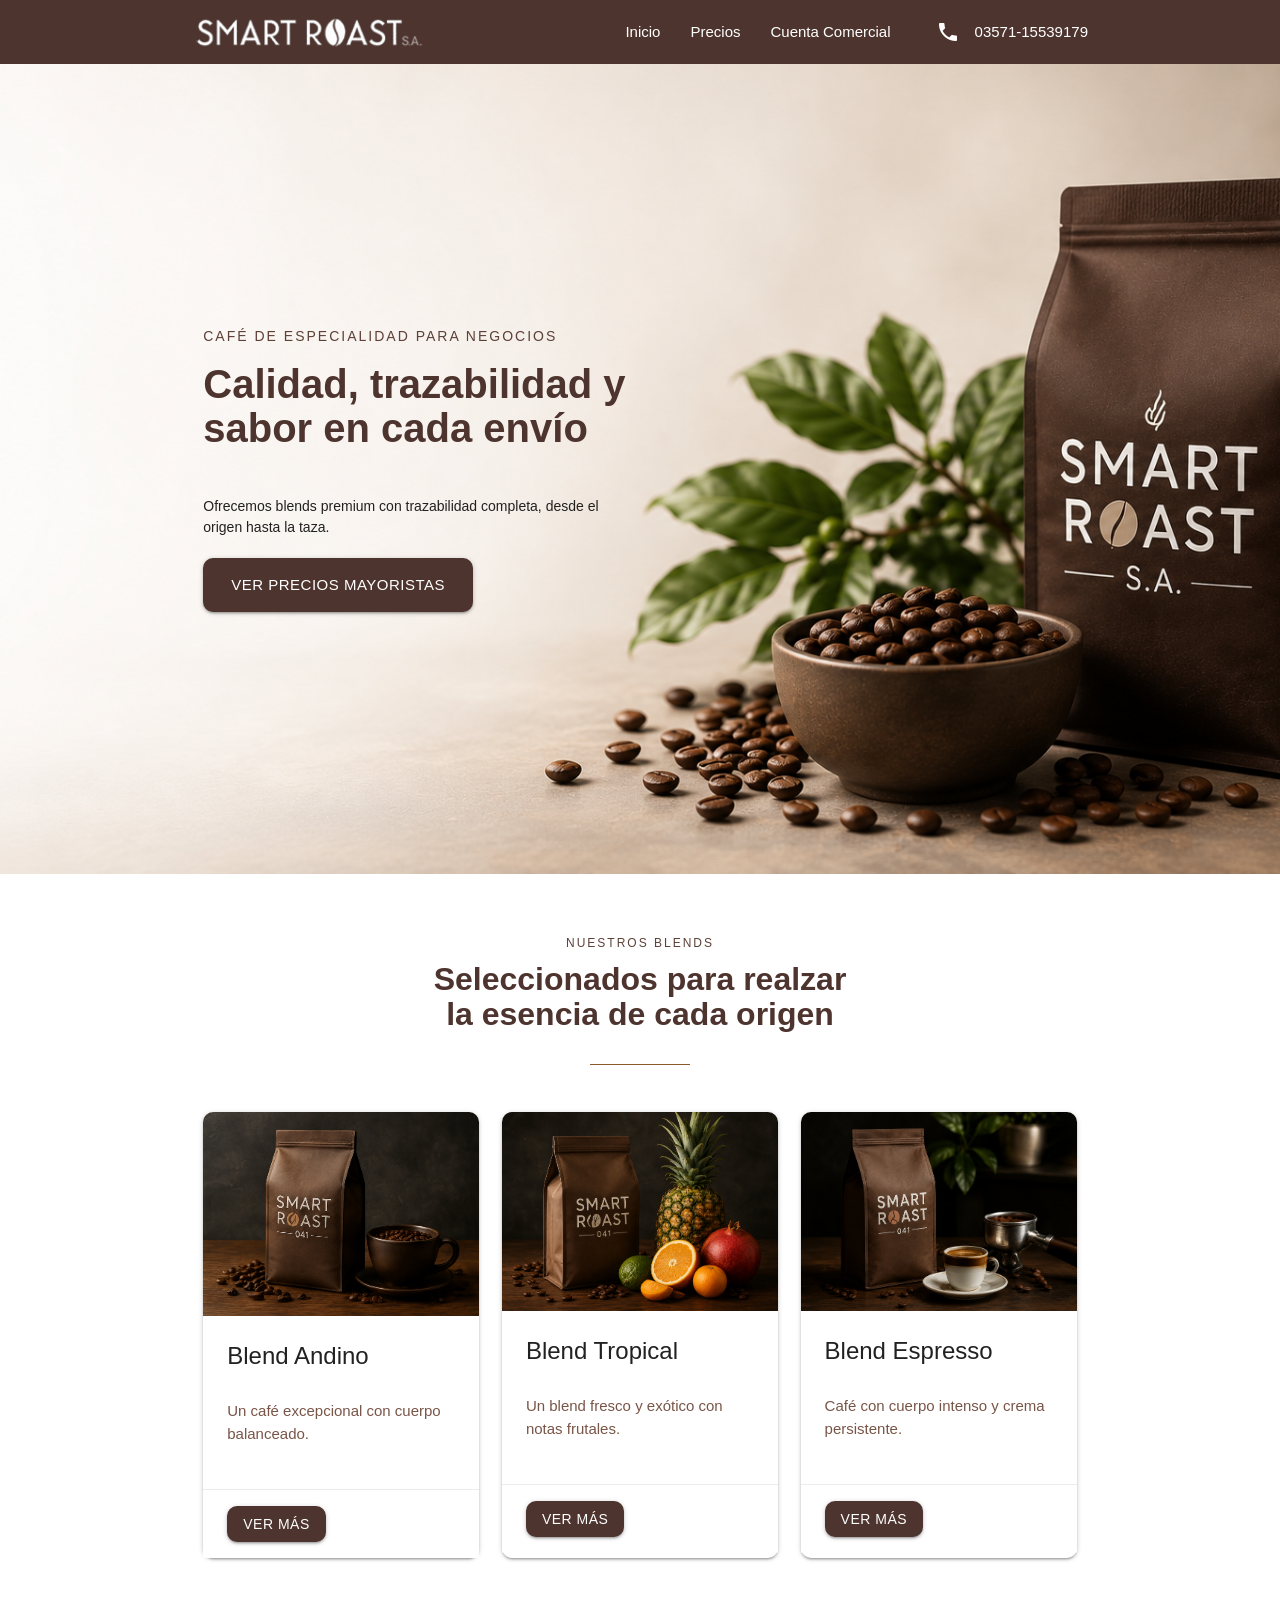
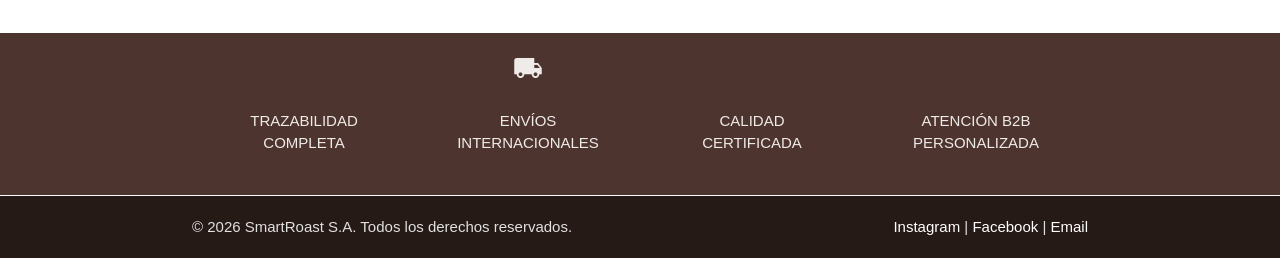
<file: index.html>
<!DOCTYPE html>
<html lang="es">
<head>
    <meta charset="UTF-8">
    <meta name="viewport" content="width=device-width, initial-scale=1.0">
    <link rel="stylesheet" href="https://cdnjs.cloudflare.com/ajax/libs/materialize/1.0.0/css/materialize.min.css">
    <link href="https://fonts.googleapis.com/icon?family=Material+Icons" rel="stylesheet">
    <link rel="stylesheet" href="css/style.css">
    <title>SmartRoast S.A.</title>
</head>
<body>
    <header class="brown darken-3">

        <nav class="brown darken-3 z-depth-0">
            <div class="nav-wrapper">
                <div class="container">
                    <a href="#" class="brand-logo">
                        <img src="img/logo-smartroast.png" alt="SmartRoast S.A." class="logo">
                    </a>

                    <ul id="nav-mobile" class="right hide-on-med-and-down">
                        <li><a href="index.html">Inicio</a></li>
                        <li><a href="precios.html">Precios</a></li>
                        <li><a href="cuenta-comercial.html">Cuenta Comercial</a></li>
                        <li class="telefono-nav">
                            <i class="material-icons left espacio">phone</i>
                            03571-15539179
                        </li>
                    </ul>
                </div>
            </div>
        </nav>

    </header>

    <main>
        <section class="hero">
            <div class="container">
                <div class="row valign-wrapper">
                    <!-- Columna izquierda-->
                    <div class="col s12 m6">
                        <p class="hero-sutitulo">CAFÉ DE ESPECIALIDAD PARA NEGOCIOS</p>    
                        <h1 class="brown-text text-darken-3">
                            Calidad, trazabilidad
                            y sabor en cada envío
                        </h1>
                        <p class="grey-text text-darken-4">
                            Ofrecemos blends premium con trazabilidad completa,
                            desde el origen hasta la taza.
                        </p>
                        <a href="precios.html" class="brown darken-3 waves-effect waves-light btn-large btn-efecto">VER PRECIOS MAYORISTAS</a>

                    </div>
                    <!-- Columna derecha-->
                    <div class="col s12 m6">
                        <!-- Vacía -->
                    </div>

                </div>
            </div>
        </section>
    
        <section class="blends">
            <div class="container margen-sup-inf">
                <div class="row valign-wrapper">
                    <div class="col s12"> 
                        <p class="hero-sutitulo center-align">NUESTROS BLENDS</p>
                        <h2 class="brown-text text-darken-3 center-align">Seleccionados para realzar<br>la esencia de cada origen</h2>
                    </div>
                </div>
            </div>

            <div class="container">
                <div class="col s12 m4 separador"></div>
            </div>

            <div class="container margen-sup-inf">
                <div class="row fila">
                    
                    <div class="col s12 m4 columna">
                        <div class="card">
                            <div class="card-image">
                                <img src="img/card-andino.png" alt="Blend Andino">
                            </div>
                            <div class="card-content">
                                <span class="card-title">Blend Andino</span>
                                <p class="brown-text darken-3">Un café excepcional con cuerpo balanceado.</p>
                            </div>
                            <div class="card-action">
                                <a class="modal-trigger btn brown darken-3 btn-efecto" href="#modal-andino">VER MÁS</a>
                            </div>
                        </div>
                    </div>

                    <div class="col s12 m4 columna">
                        <div class="card">
                            <div class="card-image">
                                <img src="img/card-tropical.png" alt="Blend Tropical">
                            </div>
                            <div class="card-content">
                                <span class="card-title">Blend Tropical</span>
                                <p class="brown-text darken-3">Un blend fresco y exótico con notas frutales.</p>
                            </div>
                            <div class="card-action">
                                <a class="modal-trigger btn brown darken-3 btn-efecto" href="#modal-tropical">VER MÁS</a>
                            </div>
                        </div>
                    </div>


                    <div class="col s12 m4 columna">
                        <div class="card">
                            <div class="card-image">
                                <img src="img/card-espresso.png" alt="Blend Espresso">
                            </div>
                            <div class="card-content">
                                <span class="card-title">Blend Espresso</span>
                                <p class="brown-text darken-3">Café con cuerpo intenso y crema persistente.</p>
                            </div>
                            <div class="card-action">
                                <a class="modal-trigger btn brown darken-3 btn-efecto" href="#modal-espresso">VER MÁS</a>
                            </div>
                        </div>                        
                    </div>
                </div>
            </div>

            <div id="modal-andino" class="modal">
                <div class="modal-content">
                    <div class="row">

                        <div class="col s12 m4 col-imagen">
                            <img src="img/card-andino.png"
                                alt="Blend Andino"
                                class="imagen-modal">
                        </div>

                        <div class="col s12 m8 contenido-modal">
                            <h4>Blend Andino</h4>

                            <p class="brown-text darken-3">
                                Un café excepcional con notas dulces y cuerpo balanceado,
                                cultivado en altura. Ideal para quienes buscan una experiencia suave.
                            </p>

                            <div class="modal-footer">
                                <a href="#!" class="modal-close btn-flat">Cerrar</a>
                            </div>
                        </div>

                    </div>
                </div>
            </div>

            <div id="modal-tropical" class="modal">
                <div class="modal-content">
                    <div class="row">

                        <div class="col s12 m4 col-imagen">
                            <img src="img/card-tropical.png"
                                alt="Blend Tropical"
                                class="imagen-modal">
                        </div>

                        <div class="col s12 m8 contenido-modal">
                            <h4>Blend Tropical</h4>

                            <p class="brown-text darken-3">
                                Un blend fresco y exótico con notas frutales pronunciadas y una acidez brillante muy agradable. Perfecto para disfrutarlo frío.
                            </p>

                            <div class="modal-footer">
                                <a href="#!" class="modal-close btn-flat">Cerrar</a>
                            </div>
                        </div>

                    </div>
                </div>
            </div>

            <div id="modal-espresso" class="modal">
                <div class="modal-content">
                    <div class="row">

                        <div class="col s12 m4 col-imagen">
                            <img src="img/card-espresso.png"
                                alt="Blend Espresso"
                                class="imagen-modal">
                        </div>

                        <div class="col s12 m8 contenido-modal">
                            <h4>Blend Espresso</h4>

                            <p class="brown-text darken-3">
                                Es ideal para prepararte un espresso o acompañarlo con bebidas con leche. Tiene un cuerpo intenso y una crema super persistente.
                            </p>

                            <div class="modal-footer">
                                <a href="#!" class="modal-close btn-flat">Cerrar</a>
                            </div>
                        </div>

                    </div>
                </div>
            </div>

            <script src="https://cdnjs.cloudflare.com/ajax/libs/materialize/1.0.0/js/materialize.min.js"></script>
            <script>
                document.addEventListener('DOMContentLoaded', function() {
                    var elems = document.querySelectorAll('.modal');
                    M.Modal.init(elems);
                });
            </script>

        </section>

<section class="iconos-inicio  brown darken-3">
    <div class="container">
        <div class="row">

            <div class="col s6 m3 center-align">
                <i class="small material-icons brown-text text-lighten-5">account_tree</i>
                <p class="brown-text text-lighten-5">TRAZABILIDAD<br>COMPLETA</p>
            </div>

            <div class="col s6 m3 center-align">
                <i class="small material-icons brown-text text-lighten-5">local_shipping</i>
                <p class="brown-text text-lighten-5">ENVÍOS<br>INTERNACIONALES</p>
            </div>

            <div class="col s6 m3 center-align">
                <i class="small material-icons brown-text text-lighten-5">verified</i>
                <p class="brown-text text-lighten-5">CALIDAD<br>CERTIFICADA</p>
            </div>

            <div class="col s6 m3 center-align">
                <i class="small material-icons brown-text text-lighten-5">support_agent</i>
                <p class="brown-text text-lighten-5">ATENCIÓN B2B<br>PERSONALIZADA</p>
            </div>

        </div>
    </div>
</section>

    </main>

    <footer class="pie">
        <div class="footer-copyright">
            <div class="container">
                © 2026 SmartRoast S.A. Todos los derechos reservados.
                <span class="right">
                    <a class="white-text" href="https://www.instagram.com" target="_blank">Instagram</a> |
                    <a class="white-text" href="https://www.facebook.com" target="_blank">Facebook</a> |
                    <a class="white-text" href="mailto:info@smartroast.com">Email</a>
                </span>
            </div>
        </div>
    </footer>


    <script src="https://cdnjs.cloudflare.com/ajax/libs/materialize/1.0.0/js/materialize.min.js"></script>
</body>
</html>
</file>
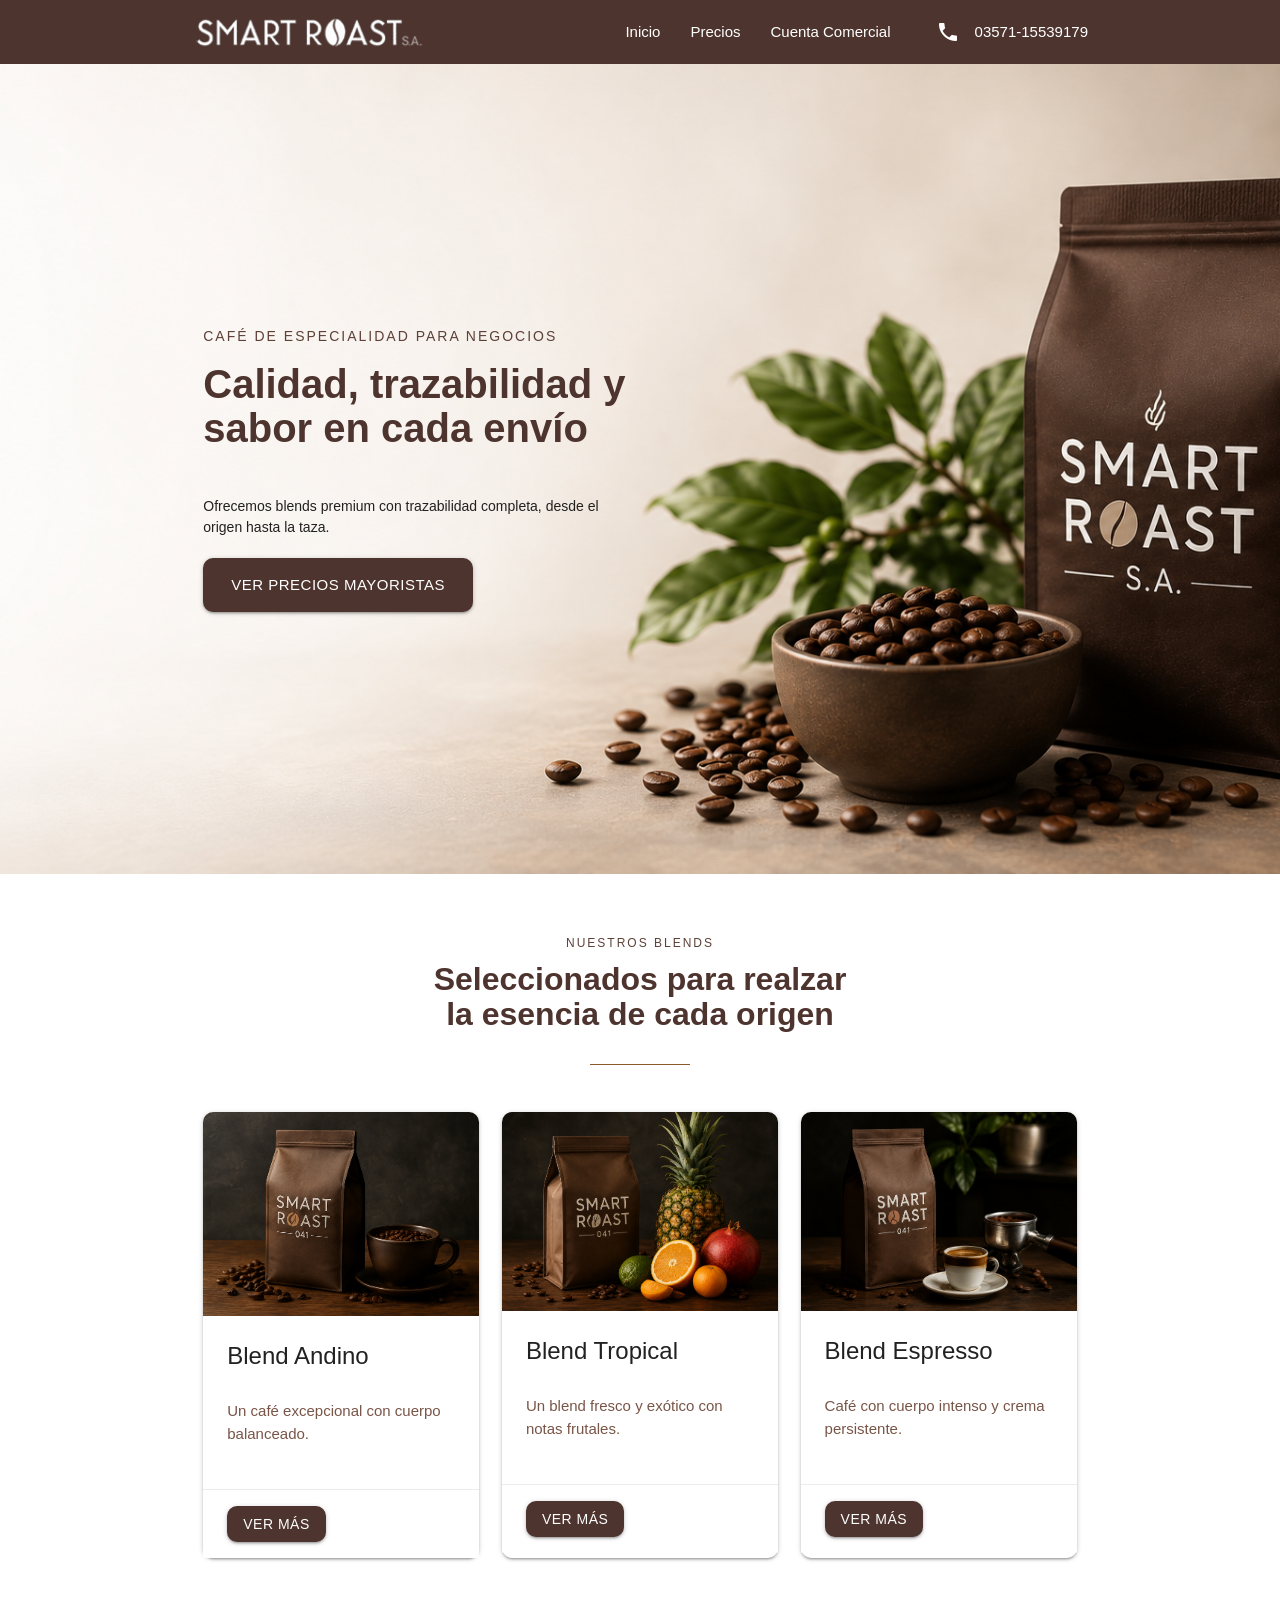
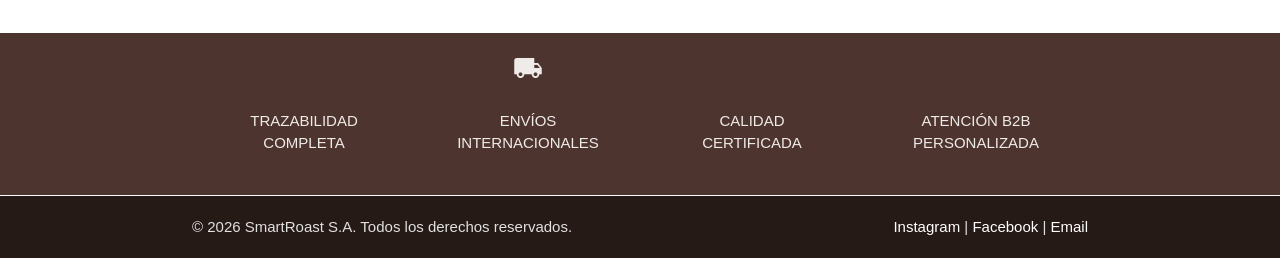
<file: web_smartroast/index.html>
<!DOCTYPE html>
<html lang="es">
<head>
    <meta charset="UTF-8">
    <meta name="viewport" content="width=device-width, initial-scale=1.0">
    <link rel="stylesheet" href="https://cdnjs.cloudflare.com/ajax/libs/materialize/1.0.0/css/materialize.min.css">
    <link href="https://fonts.googleapis.com/icon?family=Material+Icons" rel="stylesheet">
    <link rel="stylesheet" href="css/style.css">
    <title>SmartRoast S.A.</title>
</head>
<body>
    <header class="brown darken-3">

        <nav class="brown darken-3 z-depth-0">
            <div class="nav-wrapper">
                <div class="container">
                    <a href="#" class="brand-logo">
                        <img src="img/logo-smartroast.png" alt="SmartRoast S.A." class="logo">
                    </a>

                    <ul id="nav-mobile" class="right hide-on-med-and-down">
                        <li><a href="index.html">Inicio</a></li>
                        <li><a href="precios.html">Precios</a></li>
                        <li><a href="cuenta-comercial.html">Cuenta Comercial</a></li>
                        <li class="telefono-nav">
                            <i class="material-icons left espacio">phone</i>
                            03571-15539179
                        </li>
                    </ul>
                </div>
            </div>
        </nav>

    </header>

    <main>
        <section class="hero">
            <div class="container">
                <div class="row valign-wrapper">
                    <!-- Columna izquierda-->
                    <div class="col s12 m6">
                        <p class="hero-sutitulo">CAFÉ DE ESPECIALIDAD PARA NEGOCIOS</p>    
                        <h1 class="brown-text text-darken-3">
                            Calidad, trazabilidad
                            y sabor en cada envío
                        </h1>
                        <p class="grey-text text-darken-4">
                            Ofrecemos blends premium con trazabilidad completa,
                            desde el origen hasta la taza.
                        </p>
                        <a href="precios.html" class="brown darken-3 waves-effect waves-light btn-large btn-efecto">VER PRECIOS MAYORISTAS</a>

                    </div>
                    <!-- Columna derecha-->
                    <div class="col s12 m6">
                        <!-- Vacía -->
                    </div>

                </div>
            </div>
        </section>
    
        <section class="blends">
            <div class="container margen-sup-inf">
                <div class="row valign-wrapper">
                    <div class="col s12"> 
                        <p class="hero-sutitulo center-align">NUESTROS BLENDS</p>
                        <h2 class="brown-text text-darken-3 center-align">Seleccionados para realzar<br>la esencia de cada origen</h2>
                    </div>
                </div>
            </div>

            <div class="container">
                <div class="col s12 m4 separador"></div>
            </div>

            <div class="container margen-sup-inf">
                <div class="row fila">
                    
                    <div class="col s12 m4 columna">
                        <div class="card">
                            <div class="card-image">
                                <img src="img/card-andino.png" alt="Blend Andino">
                            </div>
                            <div class="card-content">
                                <span class="card-title">Blend Andino</span>
                                <p class="brown-text darken-3">Un café excepcional con cuerpo balanceado.</p>
                            </div>
                            <div class="card-action">
                                <a class="modal-trigger btn brown darken-3 btn-efecto" href="#modal-andino">VER MÁS</a>
                            </div>
                        </div>
                    </div>

                    <div class="col s12 m4 columna">
                        <div class="card">
                            <div class="card-image">
                                <img src="img/card-tropical.png" alt="Blend Tropical">
                            </div>
                            <div class="card-content">
                                <span class="card-title">Blend Tropical</span>
                                <p class="brown-text darken-3">Un blend fresco y exótico con notas frutales.</p>
                            </div>
                            <div class="card-action">
                                <a class="modal-trigger btn brown darken-3 btn-efecto" href="#modal-tropical">VER MÁS</a>
                            </div>
                        </div>
                    </div>


                    <div class="col s12 m4 columna">
                        <div class="card">
                            <div class="card-image">
                                <img src="img/card-espresso.png" alt="Blend Espresso">
                            </div>
                            <div class="card-content">
                                <span class="card-title">Blend Espresso</span>
                                <p class="brown-text darken-3">Café con cuerpo intenso y crema persistente.</p>
                            </div>
                            <div class="card-action">
                                <a class="modal-trigger btn brown darken-3 btn-efecto" href="#modal-espresso">VER MÁS</a>
                            </div>
                        </div>                        
                    </div>
                </div>
            </div>

            <div id="modal-andino" class="modal">
                <div class="modal-content">
                    <div class="row">

                        <div class="col s12 m4 col-imagen">
                            <img src="img/card-andino.png"
                                alt="Blend Andino"
                                class="imagen-modal">
                        </div>

                        <div class="col s12 m8 contenido-modal">
                            <h4>Blend Andino</h4>

                            <p class="brown-text darken-3">
                                Un café excepcional con notas dulces y cuerpo balanceado,
                                cultivado en altura. Ideal para quienes buscan una experiencia suave.
                            </p>

                            <div class="modal-footer">
                                <a href="#!" class="modal-close btn-flat">Cerrar</a>
                            </div>
                        </div>

                    </div>
                </div>
            </div>

            <div id="modal-tropical" class="modal">
                <div class="modal-content">
                    <div class="row">

                        <div class="col s12 m4 col-imagen">
                            <img src="img/card-tropical.png"
                                alt="Blend Tropical"
                                class="imagen-modal">
                        </div>

                        <div class="col s12 m8 contenido-modal">
                            <h4>Blend Tropical</h4>

                            <p class="brown-text darken-3">
                                Un blend fresco y exótico con notas frutales pronunciadas y una acidez brillante muy agradable. Perfecto para disfrutarlo frío.
                            </p>

                            <div class="modal-footer">
                                <a href="#!" class="modal-close btn-flat">Cerrar</a>
                            </div>
                        </div>

                    </div>
                </div>
            </div>

            <div id="modal-espresso" class="modal">
                <div class="modal-content">
                    <div class="row">

                        <div class="col s12 m4 col-imagen">
                            <img src="img/card-espresso.png"
                                alt="Blend Espresso"
                                class="imagen-modal">
                        </div>

                        <div class="col s12 m8 contenido-modal">
                            <h4>Blend Espresso</h4>

                            <p class="brown-text darken-3">
                                Es ideal para prepararte un espresso o acompañarlo con bebidas con leche. Tiene un cuerpo intenso y una crema super persistente.
                            </p>

                            <div class="modal-footer">
                                <a href="#!" class="modal-close btn-flat">Cerrar</a>
                            </div>
                        </div>

                    </div>
                </div>
            </div>

            <script src="https://cdnjs.cloudflare.com/ajax/libs/materialize/1.0.0/js/materialize.min.js"></script>
            <script>
                document.addEventListener('DOMContentLoaded', function() {
                    var elems = document.querySelectorAll('.modal');
                    M.Modal.init(elems);
                });
            </script>

        </section>

<section class="iconos-inicio  brown darken-3">
    <div class="container">
        <div class="row">

            <div class="col s6 m3 center-align">
                <i class="small material-icons brown-text text-lighten-5">account_tree</i>
                <p class="brown-text text-lighten-5">TRAZABILIDAD<br>COMPLETA</p>
            </div>

            <div class="col s6 m3 center-align">
                <i class="small material-icons brown-text text-lighten-5">local_shipping</i>
                <p class="brown-text text-lighten-5">ENVÍOS<br>INTERNACIONALES</p>
            </div>

            <div class="col s6 m3 center-align">
                <i class="small material-icons brown-text text-lighten-5">verified</i>
                <p class="brown-text text-lighten-5">CALIDAD<br>CERTIFICADA</p>
            </div>

            <div class="col s6 m3 center-align">
                <i class="small material-icons brown-text text-lighten-5">support_agent</i>
                <p class="brown-text text-lighten-5">ATENCIÓN B2B<br>PERSONALIZADA</p>
            </div>

        </div>
    </div>
</section>

    </main>

    <footer class="pie">
        <div class="footer-copyright">
            <div class="container">
                © 2026 SmartRoast S.A. Todos los derechos reservados.
                <span class="right">
                    <a class="white-text" href="https://www.instagram.com" target="_blank">Instagram</a> |
                    <a class="white-text" href="https://www.facebook.com" target="_blank">Facebook</a> |
                    <a class="white-text" href="mailto:info@smartroast.com">Email</a>
                </span>
            </div>
        </div>
    </footer>


    <script src="https://cdnjs.cloudflare.com/ajax/libs/materialize/1.0.0/js/materialize.min.js"></script>
</body>
</html>
</file>
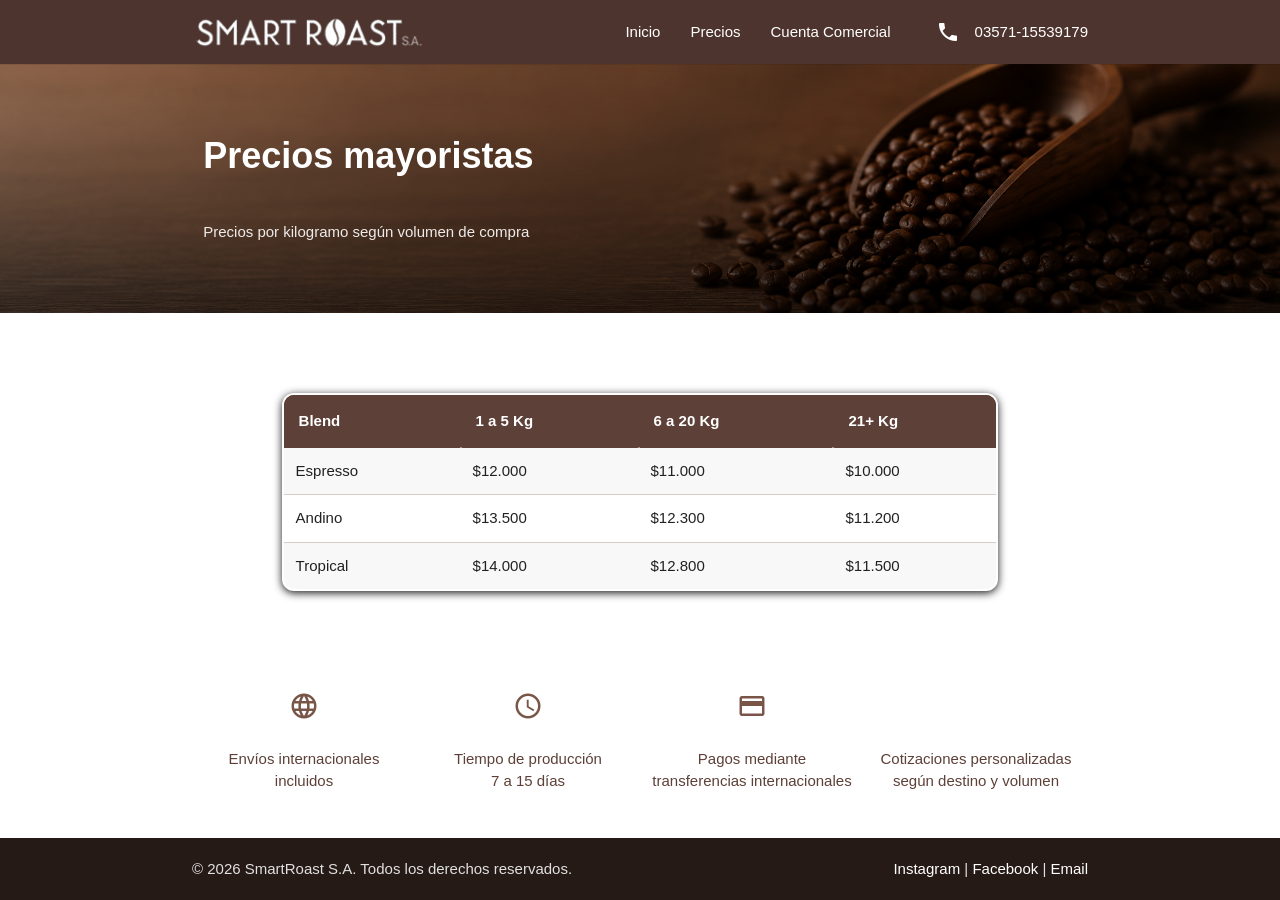
<file: precios.html>
<!DOCTYPE html>
<html lang="es">
<head>
    <meta charset="UTF-8">
    <meta name="viewport" content="width=device-width, initial-scale=1.0">
    <link rel="stylesheet" href="https://cdnjs.cloudflare.com/ajax/libs/materialize/1.0.0/css/materialize.min.css">
    <link href="https://fonts.googleapis.com/icon?family=Material+Icons" rel="stylesheet">
    <link rel="stylesheet" href="css/style.css">
    <title>SmartRoast S.A.</title>
</head>
<body>
    <header class="brown darken-3">

        <nav class="brown darken-3 z-depth-0">
            <div class="nav-wrapper">
                <div class="container">
                    <a href="#" class="brand-logo"><img src="img/logo-smartroast.png" alt="SmartRoast S.A." class="logo"></a>

                    <ul id="nav-mobile" class="right hide-on-med-and-down">
                        <li><a href="index.html">Inicio</a></li>
                        <li><a href="precios.html">Precios</a></li>
                        <li><a href="cuenta-comercial.html">Cuenta Comercial</a></li>
                        <li class="telefono-nav">
                            <i class="material-icons left espacio">phone</i>
                            03571-15539179
                        </li>
                    </ul>
                </div>
            </div>
        </nav>

    </header>
    <main>

        <section class="hero-precios">
            <div class="container">
                <div class="row valign-wrapper">
                    <div class="col s12 m6"> 
                        <h1>
                            Precios mayoristas
                        </h1>
                        <p class="brown-text text-lighten-5">
                            Precios por kilogramo según volumen de compra
                        </p>

                    </div>

                    <div class="col s12 m6">
                    </div>

                </div>
            </div>
        </section>
    
        <section class="precios">
            <div class="container margen-sup-inf">
                <table class="tabla-precios striped responsive-table redondeado">
                    <thead>
                        <tr><th>Blend</th><th>1 a 5 Kg</th><th>6 a 20 Kg</th><th>21+ Kg</th></tr>
                    </thead>
                    <tbody>
                        <tr><td>Espresso</td><td>$12.000</td><td>$11.000</td><td>$10.000</td></tr>
                        <tr><td>Andino</td><td>$13.500</td><td>$12.300</td><td>$11.200</td></tr>
                        <tr><td>Tropical</td><td>$14.000</td><td>$12.800</td><td>$11.500</td></tr>
                    </tbody>
                </table>
            </div>
        </section>

        <section class="iconos-precios">
            <div class="container">
                <div class="row">

                    <div class="col s6 m3 center-align">
                        <i class="small material-icons brown-text darken-3">language</i>
                        <p>Envíos internacionales<br>incluidos</p>
                    </div>

                    <div class="col s6 m3 center-align">
                        <i class="small material-icons brown-text darken-3">schedule</i>
                        <p>Tiempo de producción<br>7 a 15 días</p>
                    </div>

                    <div class="col s6 m3 center-align">
                        <i class="small material-icons brown-text darken-3">credit_card</i>
                        <p>Pagos mediante<br>transferencias internacionales</p>
                    </div>

                    <div class="col s6 m3 center-align">
                        <i class="small material-icons brown-text darken-3">request_quote</i>
                        <p>Cotizaciones personalizadas<br>según destino y volumen</p>

                </div>
            </div>
        </section>


    </main>

    <footer class="pie">
        <div class="footer-copyright">
            <div class="container">
                © 2026 SmartRoast S.A. Todos los derechos reservados.
                <span class="right">
                    <a class="white-text" href="https://www.instagram.com" target="_blank">Instagram</a> |
                    <a class="white-text" href="https://www.facebook.com" target="_blank">Facebook</a> |
                    <a class="white-text" href="mailto:info@smartroast.com">Email</a>
                </span>
            </div>
        </div>
    </footer>
    <script src="https://cdnjs.cloudflare.com/ajax/libs/materialize/1.0.0/js/materialize.min.js"></script>

    </body>
</html>
</file>
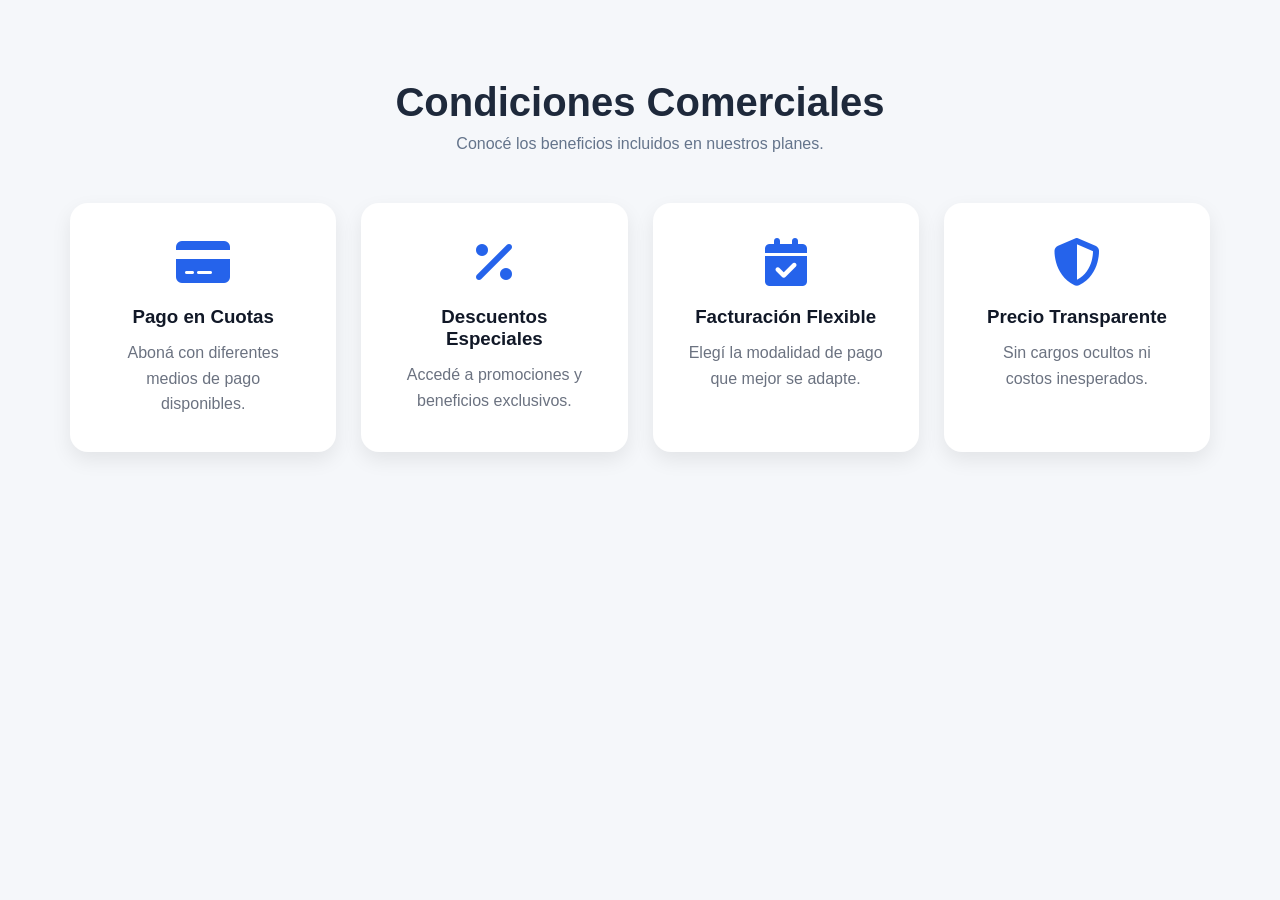
<file: Visualizar condiciones comerciales.html>
<!DOCTYPE html>
<html lang="es">
<head>
<meta charset="UTF-8">
<meta name="viewport" content="width=device-width, initial-scale=1.0">

<title>Precios - Condiciones Comerciales</title>

<!-- Librería de iconos -->
<link rel="stylesheet"
href="https://cdnjs.cloudflare.com/ajax/libs/font-awesome/6.5.2/css/all.min.css">

<style>

*{
    margin:0;
    padding:0;
    box-sizing:border-box;
    font-family:Arial, sans-serif;
}

body{
    background:#f5f7fa;
}

.precios{
    max-width:1200px;
    margin:auto;
    padding:80px 30px;
}

.titulo{
    text-align:center;
    margin-bottom:50px;
}

.titulo h2{
    font-size:40px;
    color:#1e293b;
    margin-bottom:10px;
}

.titulo p{
    color:#64748b;
}

.contenedor{
    display:grid;
    grid-template-columns:
    repeat(auto-fit, minmax(250px,1fr));

    gap:25px;
}

.tarjeta{

    background:white;

    padding:35px;

    border-radius:18px;

    text-align:center;

    box-shadow:
    0 8px 20px rgba(0,0,0,.08);

    transition:.3s;
}

.tarjeta:hover{
    transform:translateY(-8px);
}

.tarjeta i{

    font-size:48px;

    color:#2563eb;

    margin-bottom:20px;
}

.tarjeta h3{

    color:#111827;

    margin-bottom:12px;
}

.tarjeta p{

    color:#6b7280;

    line-height:1.6;
}

</style>

</head>

<body>

<section class="precios">

<div class="titulo">

<h2>Condiciones Comerciales</h2>

<p>
Conocé los beneficios incluidos en nuestros planes.
</p>

</div>

<div class="contenedor">

<div class="tarjeta">

<i class="fa-solid fa-credit-card"></i>

<h3>Pago en Cuotas</h3>

<p>
Aboná con diferentes medios de pago disponibles.
</p>

</div>

<div class="tarjeta">

<i class="fa-solid fa-percent"></i>

<h3>Descuentos Especiales</h3>

<p>
Accedé a promociones y beneficios exclusivos.
</p>

</div>

<div class="tarjeta">

<i class="fa-solid fa-calendar-check"></i>

<h3>Facturación Flexible</h3>

<p>
Elegí la modalidad de pago que mejor se adapte.
</p>

</div>

<div class="tarjeta">

<i class="fa-solid fa-shield-halved"></i>

<h3>Precio Transparente</h3>

<p>
Sin cargos ocultos ni costos inesperados.
</p>

</div>

</div>

</section>

</body>
</html>
</file>
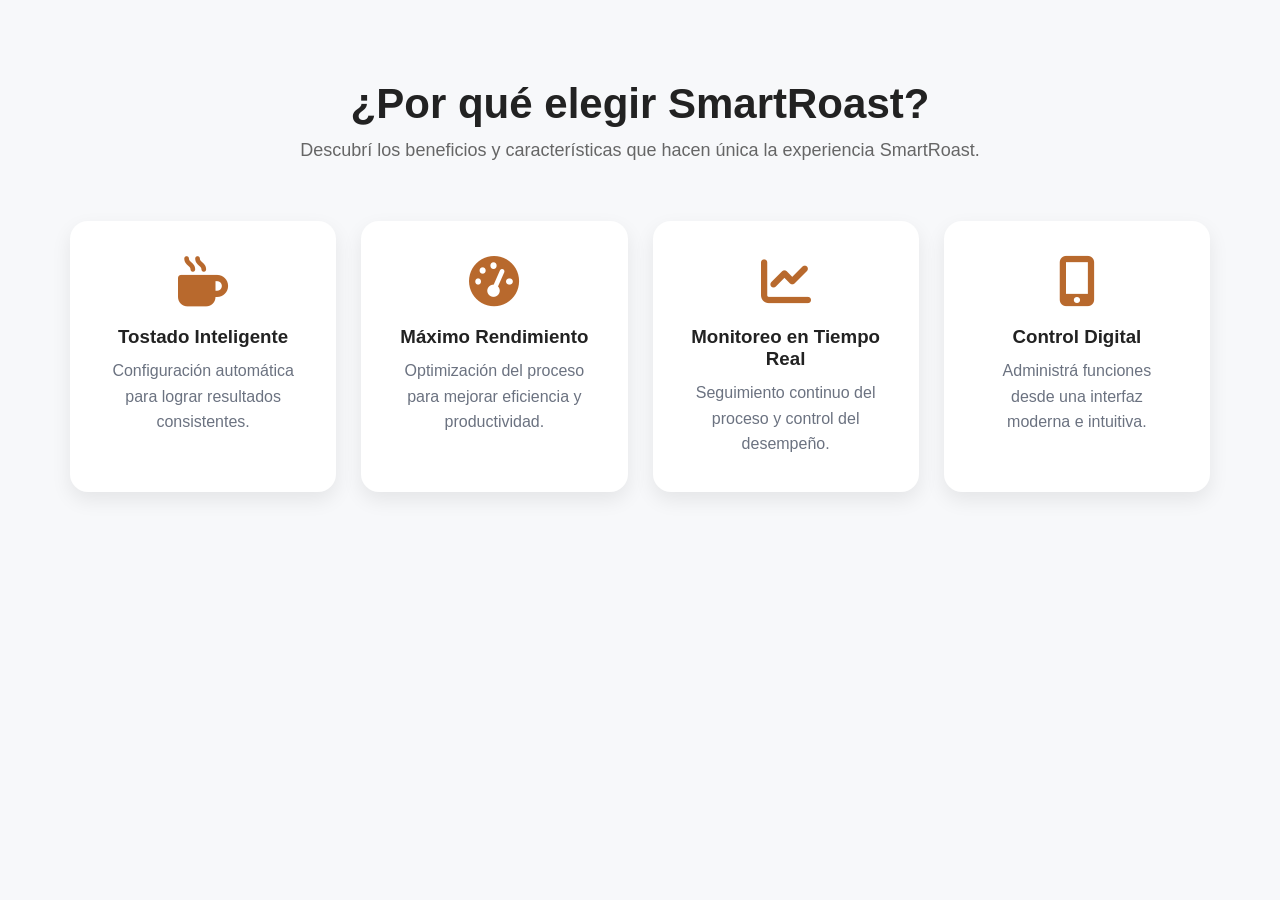
<file: Visualizar sección íconos descriptivos.html>
<!DOCTYPE html>
<html lang="es">
<head>
<meta charset="UTF-8">
<meta name="viewport" content="width=device-width, initial-scale=1.0">

<title>SmartRoast - Beneficios</title>

<!-- Iconos -->
<link rel="stylesheet"
href="https://cdnjs.cloudflare.com/ajax/libs/font-awesome/6.5.2/css/all.min.css">

<style>

*{
    margin:0;
    padding:0;
    box-sizing:border-box;
    font-family:Arial, sans-serif;
}

body{
    background:#f7f8fa;
}

.smartroast{
    max-width:1200px;
    margin:auto;
    padding:80px 30px;
}

.encabezado{
    text-align:center;
    margin-bottom:60px;
}

.encabezado h2{
    font-size:42px;
    color:#222;
    margin-bottom:12px;
}

.encabezado p{
    color:#666;
    font-size:18px;
}

.beneficios{

    display:grid;

    grid-template-columns:
    repeat(auto-fit, minmax(240px,1fr));

    gap:25px;
}

.card{

    background:white;

    padding:35px;

    border-radius:18px;

    text-align:center;

    box-shadow:
    0 8px 20px rgba(0,0,0,.08);

    transition:.3s;
}

.card:hover{
    transform:translateY(-8px);
}

.card i{

    font-size:50px;

    color:#b8692d;

    margin-bottom:20px;
}

.card h3{

    color:#222;

    margin-bottom:10px;
}

.card p{

    color:#6b7280;

    line-height:1.6;
}

</style>

</head>

<body>

<section class="smartroast">

<div class="encabezado">

<h2>¿Por qué elegir SmartRoast?</h2>

<p>
Descubrí los beneficios y características que hacen única la experiencia SmartRoast.
</p>

</div>

<div class="beneficios">

<div class="card">

<i class="fa-solid fa-mug-hot"></i>

<h3>Tostado Inteligente</h3>

<p>
Configuración automática para lograr resultados consistentes.
</p>

</div>

<div class="card">

<i class="fa-solid fa-gauge-high"></i>

<h3>Máximo Rendimiento</h3>

<p>
Optimización del proceso para mejorar eficiencia y productividad.
</p>

</div>

<div class="card">

<i class="fa-solid fa-chart-line"></i>

<h3>Monitoreo en Tiempo Real</h3>

<p>
Seguimiento continuo del proceso y control del desempeño.
</p>

</div>

<div class="card">

<i class="fa-solid fa-mobile-screen-button"></i>

<h3>Control Digital</h3>

<p>
Administrá funciones desde una interfaz moderna e intuitiva.
</p>

</div>

</div>

</section>

</body>
</html>
</file>
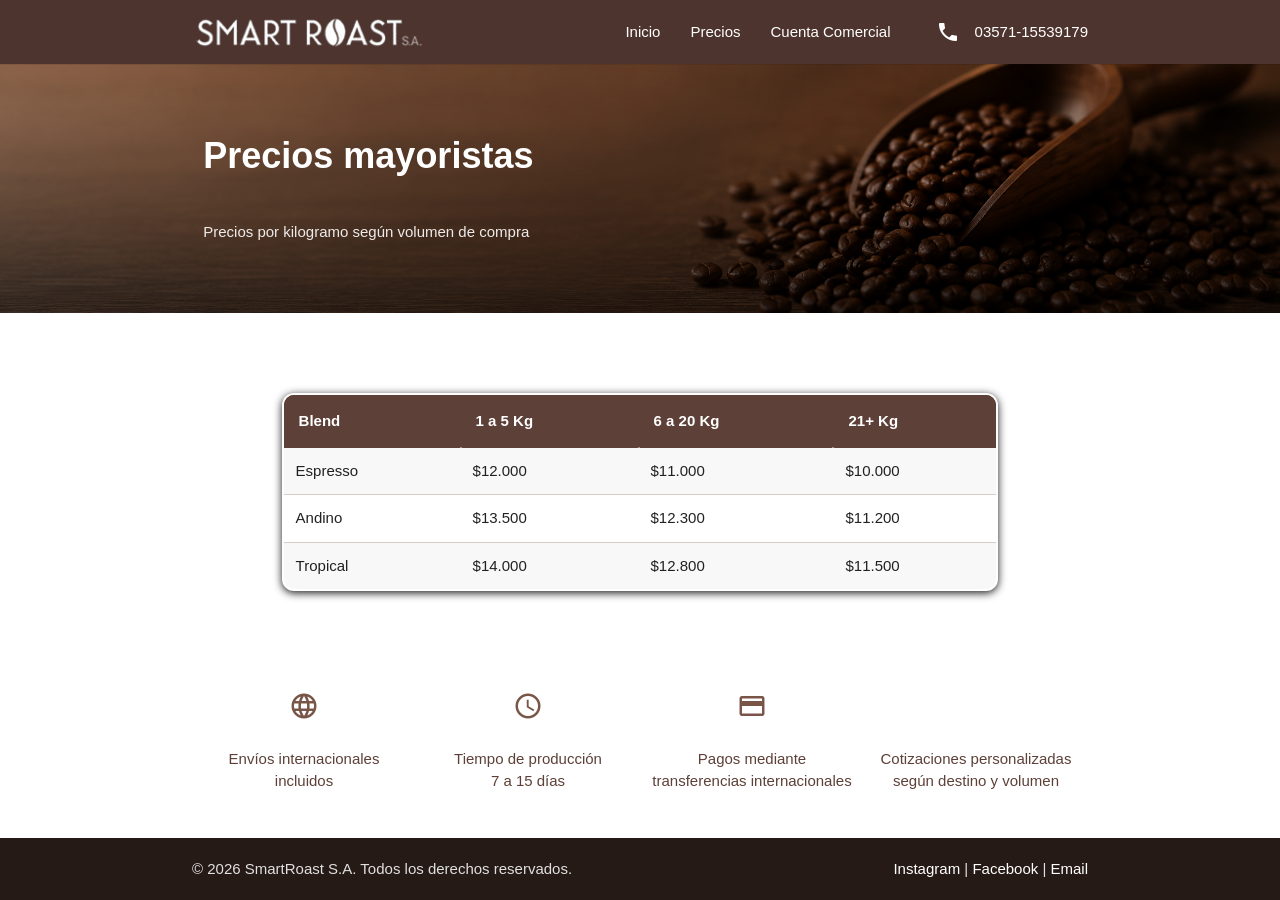
<file: web_smartroast/precios.html>
<!DOCTYPE html>
<html lang="es">
<head>
    <meta charset="UTF-8">
    <meta name="viewport" content="width=device-width, initial-scale=1.0">
    <link rel="stylesheet" href="https://cdnjs.cloudflare.com/ajax/libs/materialize/1.0.0/css/materialize.min.css">
    <link href="https://fonts.googleapis.com/icon?family=Material+Icons" rel="stylesheet">
    <link rel="stylesheet" href="css/style.css">
    <title>SmartRoast S.A.</title>
</head>
<body>
    <header class="brown darken-3">

        <nav class="brown darken-3 z-depth-0">
            <div class="nav-wrapper">
                <div class="container">
                    <a href="#" class="brand-logo"><img src="img/logo-smartroast.png" alt="SmartRoast S.A." class="logo"></a>

                    <ul id="nav-mobile" class="right hide-on-med-and-down">
                        <li><a href="index.html">Inicio</a></li>
                        <li><a href="precios.html">Precios</a></li>
                        <li><a href="cuenta-comercial.html">Cuenta Comercial</a></li>
                        <li class="telefono-nav">
                            <i class="material-icons left espacio">phone</i>
                            03571-15539179
                        </li>
                    </ul>
                </div>
            </div>
        </nav>

    </header>
    <main>

        <section class="hero-precios">
            <div class="container">
                <div class="row valign-wrapper">
                    <div class="col s12 m6"> 
                        <h1>
                            Precios mayoristas
                        </h1>
                        <p class="brown-text text-lighten-5">
                            Precios por kilogramo según volumen de compra
                        </p>

                    </div>

                    <div class="col s12 m6">
                    </div>

                </div>
            </div>
        </section>
    
        <section class="precios">
            <div class="container margen-sup-inf">
                <table class="tabla-precios striped responsive-table redondeado">
                    <thead>
                        <tr><th>Blend</th><th>1 a 5 Kg</th><th>6 a 20 Kg</th><th>21+ Kg</th></tr>
                    </thead>
                    <tbody>
                        <tr><td>Espresso</td><td>$12.000</td><td>$11.000</td><td>$10.000</td></tr>
                        <tr><td>Andino</td><td>$13.500</td><td>$12.300</td><td>$11.200</td></tr>
                        <tr><td>Tropical</td><td>$14.000</td><td>$12.800</td><td>$11.500</td></tr>
                    </tbody>
                </table>
            </div>
        </section>

        <section class="iconos-precios">
            <div class="container">
                <div class="row">

                    <div class="col s6 m3 center-align">
                        <i class="small material-icons brown-text darken-3">language</i>
                        <p>Envíos internacionales<br>incluidos</p>
                    </div>

                    <div class="col s6 m3 center-align">
                        <i class="small material-icons brown-text darken-3">schedule</i>
                        <p>Tiempo de producción<br>7 a 15 días</p>
                    </div>

                    <div class="col s6 m3 center-align">
                        <i class="small material-icons brown-text darken-3">credit_card</i>
                        <p>Pagos mediante<br>transferencias internacionales</p>
                    </div>

                    <div class="col s6 m3 center-align">
                        <i class="small material-icons brown-text darken-3">request_quote</i>
                        <p>Cotizaciones personalizadas<br>según destino y volumen</p>

                </div>
            </div>
        </section>


    </main>

    <footer class="pie">
        <div class="footer-copyright">
            <div class="container">
                © 2026 SmartRoast S.A. Todos los derechos reservados.
                <span class="right">
                    <a class="white-text" href="https://www.instagram.com" target="_blank">Instagram</a> |
                    <a class="white-text" href="https://www.facebook.com" target="_blank">Facebook</a> |
                    <a class="white-text" href="mailto:info@smartroast.com">Email</a>
                </span>
            </div>
        </div>
    </footer>
    <script src="https://cdnjs.cloudflare.com/ajax/libs/materialize/1.0.0/js/materialize.min.js"></script>

    </body>
</html>
</file>
<file: css/style.css>
*{
    margin: 0;
    padding: 0;
    box-sizing: border-box;
}

.brand-logo{
    display: flex !important;
    align-items: center;
    height: 100%;
}

.brand-logo img{
    height: 40px;
}

.espacio{
    margin-left: 30px;
}
.hero{
    min-height: 90vh;
    background-image: url("../img/imagen-hero.png");
    background-size: cover;
    background-position: center;
    display: flex;
    align-items: center;
    padding: 50px 0;
}

.hero-precios{
    background-image: linear-gradient(rgba(0, 0, 0, 0.1), rgba(0, 0, 0, 0.7)), url("../img/precios-mayoristas.png");
    background-size: cover;
    background-position: center;
    padding: 30px 0;
}

.hero-cuenta{
    background-image: linear-gradient(rgba(0, 0, 0, 0.1), rgba(0, 0, 0, 0.7)), url("../img/cuenta-comercial.png");
    background-size: cover;
    background-position: center;
    padding: 30px 0;
}

.hero-precios .hero-cuenta{
    min-height: 40vh;
    display: flex;
    align-items: center;
    /*padding: 40px 0;*/
}

.hero h1{
    font-size: 40px;
    font-weight: 700;
    margin-top: -5px !important
}

.hero p{
    font-size: 14px;
    max-width: 500px;
    padding-bottom: 20px;
}

.hero-sutitulo{
    color: #8b5a2b;
    font-weight: 600px;
    letter-spacing: 2px;
    font-size: 12px;
}

.blends h2{
    font-size: 32px;
    font-weight: 700;   
    margin-top: -10px !important;
}

.separador{
    border-bottom: 1px solid #8b5a2b;
    max-width: 100px;
    margin: 0 auto;
    margin-top: -50px !important;
}

.hero-precios .hero-cuenta, h1{
    font-size: 36px;
    font-weight: 700;
    color: #fff;
}

.hero-precios .hero-cuenta, h1{
    font-size: 36px;
    font-weight: 700;
    color: #fff;
}

.hero-precios .hero-cuenta, p{
    font-size: 16px;
    padding-bottom: 20px;
}

.btn-efecto {
    transition: all 0.3s ease;
    border-radius: 10px;
}

.btn-efecto:hover {
    filter: brightness(115%); 
    box-shadow: 0 8px 17px 0 rgba(0, 0, 0, 0.2), 0 6px 20px 0 rgba(0, 0, 0, 0.19); 
}

.margen-sup-inf {
    margin-top: 40px;
    margin-bottom: 40px;
    display: flex;
    align-items: center;
}

.card {
    border-radius: 10px !important;
}

.card .card-image img{
    border-radius: 10px 10px 0 0 !important;
}

.iconos-inicio {
    padding: 20px 0 0 0;
    border-bottom: 1px solid #fdfdfd;
}

.iconos-precios {
    padding: 20px 0 0 0;
}

.iconos-precios, p {
    color:#5d4037 !important;
    font-size: 15px;
}

.redondeado {
    border: 1px solid #D7CCC8;
    border-radius: 12px;
    overflow: hidden;
    box-shadow: 0 2px 8px rgba(0,0,0,0.9);
}

.redondeado thead{
    background: #4E342E;
    color: #fff;
}

.pie {
    background-color: #261a16;
}

.pie, p{
    color:#e0e0e0;
    padding: 20px 0;
}

/* --- Formulario --- */
.input-field {
    margin-top: 30px;
    margin-bottom: 15px;
}

#btn-submit {
    margin-top: 100px;
    color:#8b5a2b
}

#formulario input[type=text],
#formulario input[type=email],
#formulario input[type=number],
textarea.materialize-textarea,
.select-wrapper .dropdown-content {
    border: 1px solid #e0e0e0;
    border-radius: 6px;
    background-color: #fdfdfb;
    box-shadow: none !important;
    box-sizing: border-box;
}

#formulario input[type=text],
#formulario input[type=email],
#formulario input[type=number],
textarea.materialize-textarea,
.select-wrapper input.select-dropdown {
    padding: 16px;
    height: 48px;
}

.select-wrapper .dropdown-content li, 
.select-wrapper .dropdown-content li span {
    height: 47px;
    min-height: 47px;
    line-height: 47px;
    padding-top: 0;
    padding-bottom: 0;
    color: #8b5a2b;
    clip-path: margin-box;
}

textarea.materialize-textarea {
    min-height: 100px;
    padding: 12px 16px !important;
}

#formulario .input-field > label.active {
    transform: translateY(-28px);
    color: #333333;
    font-weight: 600;
    left: 0;
}

input[type=text]:focus,
input[type=email]:focus,
input[type=number]:focus,
textarea.materialize-textarea:focus,
.select-wrapper .dropdown-content {
    border: 1px solid #a5a5a5 !important;
}

/* Esto fuerza a que el fondo del modal sea blanco siempre */

.modal {
    background-color: #ffffff;
    color: #333333;
    border-radius: 10px;
    overflow: hidden; /* importante */
}

.modal .modal-content {
    padding: 0;
}

.modal .row {
    margin-bottom: 0;
    display: flex;
}

.modal .col-imagen {
    padding: 0 !important;
    display: flex;
}

.modal .imagen-modal {
    width: 100%;
    height: 100%;
    object-fit: cover;
    border-radius: 10px 0 0 10px;
}

.modal .contenido-modal {
    padding: 24px;
}

/* Esto le da un poco de sombra para que resalte */
.modal.open {
    display: block !important;
}

#btn-submit:not(:disabled) {
    background-color: #5d4037;
    color:#d4b295;
    cursor: pointer;
}

/* --- Integración de blends  --- */
.fila { display: flex; flex-wrap: wrap; align-items: stretch; }
.columna { display: flex; }

.modal-cafe-preview {
    background-color: #2c1d11;
    color: #ffffff;
    height: 350px;
    border-radius: 8px;
    padding: 24px;
    font-family: sans-serif;
    box-shadow: 0 5px 15px rgba(0, 0, 0, 0.5);
    margin-bottom: 25px;
}

.modal-cafe-preview h4 { color: #d4b295; font-size: 1.8rem; margin-top: 0; margin-bottom: 12px; }
.modal-cafe-preview p { color: #e0e0e0; line-height: 1.6; margin-bottom: 0; }

.btn-cerrar-preview {
    background-color: transparent;
    color: #d4b295;
    border: none;
    font-weight: bold;
    cursor: pointer;
    padding: 8px;
}

.tabla-precios { border: 2px solid #5d4037 !important; border-collapse: collapse; width: 80%;margin: 40px auto;}
.tabla-precios th { background-color: #5d4037 !important; color: white !important; padding: 15px !important; }
.tabla-precios td { border-bottom: 1px solid #d7ccc8 !important; padding: 12px !important; }

/* Agregamos un borde a la derecha a las columnas del footer */
.page-footer .col {
    border-right: 1px solid rgba(255, 255, 255, 0.3);
  }
  
  /* Para que la última columna NO tenga línea*/
  .page-footer .col:last-child {
    border-right: none;
  }
  body {
    display: flex;
    flex-direction: column;
    min-height: 100vh;
    margin: 0;
}

/* Para que el main se expanda para ocupar el espacio libre */
main {
    flex: 1;
}
</file>
<file: web_smartroast/css/style.css>
*{
    margin: 0;
    padding: 0;
    box-sizing: border-box;
}

.brand-logo{
    display: flex !important;
    align-items: center;
    height: 100%;
}

.brand-logo img{
    height: 40px;
}

.espacio{
    margin-left: 30px;
}
.hero{
    min-height: 90vh;
    background-image: url("../img/imagen-hero.png");
    background-size: cover;
    background-position: center;
    display: flex;
    align-items: center;
    padding: 50px 0;
}

.hero-precios{
    background-image: linear-gradient(rgba(0, 0, 0, 0.1), rgba(0, 0, 0, 0.7)), url("../img/precios-mayoristas.png");
    background-size: cover;
    background-position: center;
    padding: 30px 0;
}

.hero-cuenta{
    background-image: linear-gradient(rgba(0, 0, 0, 0.1), rgba(0, 0, 0, 0.7)), url("../img/cuenta-comercial.png");
    background-size: cover;
    background-position: center;
    padding: 30px 0;
}

.hero-precios .hero-cuenta{
    min-height: 40vh;
    display: flex;
    align-items: center;
    /*padding: 40px 0;*/
}

.hero h1{
    font-size: 40px;
    font-weight: 700;
    margin-top: -5px !important
}

.hero p{
    font-size: 14px;
    max-width: 500px;
    padding-bottom: 20px;
}

.hero-sutitulo{
    color: #8b5a2b;
    font-weight: 600px;
    letter-spacing: 2px;
    font-size: 12px;
}

.blends h2{
    font-size: 32px;
    font-weight: 700;   
    margin-top: -10px !important;
}

.separador{
    border-bottom: 1px solid #8b5a2b;
    max-width: 100px;
    margin: 0 auto;
    margin-top: -50px !important;
}

.hero-precios .hero-cuenta, h1{
    font-size: 36px;
    font-weight: 700;
    color: #fff;
}

.hero-precios .hero-cuenta, h1{
    font-size: 36px;
    font-weight: 700;
    color: #fff;
}

.hero-precios .hero-cuenta, p{
    font-size: 16px;
    padding-bottom: 20px;
}

.btn-efecto {
    transition: all 0.3s ease;
    border-radius: 10px;
}

.btn-efecto:hover {
    filter: brightness(115%); 
    box-shadow: 0 8px 17px 0 rgba(0, 0, 0, 0.2), 0 6px 20px 0 rgba(0, 0, 0, 0.19); 
}

.margen-sup-inf {
    margin-top: 40px;
    margin-bottom: 40px;
    display: flex;
    align-items: center;
}

.card {
    border-radius: 10px !important;
}

.card .card-image img{
    border-radius: 10px 10px 0 0 !important;
}

.iconos-inicio {
    padding: 20px 0 0 0;
    border-bottom: 1px solid #fdfdfd;
}

.iconos-precios {
    padding: 20px 0 0 0;
}

.iconos-precios, p {
    color:#5d4037 !important;
    font-size: 15px;
}

.redondeado {
    border: 1px solid #D7CCC8;
    border-radius: 12px;
    overflow: hidden;
    box-shadow: 0 2px 8px rgba(0,0,0,0.9);
}

.redondeado thead{
    background: #4E342E;
    color: #fff;
}

.pie {
    background-color: #261a16;
}

.pie, p{
    color:#e0e0e0;
    padding: 20px 0;
}

/* --- Formulario --- */
.input-field {
    margin-top: 30px;
    margin-bottom: 15px;
}

#btn-submit {
    margin-top: 100px;
    color:#8b5a2b
}

#formulario input[type=text],
#formulario input[type=email],
#formulario input[type=number],
textarea.materialize-textarea,
.select-wrapper .dropdown-content {
    border: 1px solid #e0e0e0;
    border-radius: 6px;
    background-color: #fdfdfb;
    box-shadow: none !important;
    box-sizing: border-box;
}

#formulario input[type=text],
#formulario input[type=email],
#formulario input[type=number],
textarea.materialize-textarea,
.select-wrapper input.select-dropdown {
    padding: 16px;
    height: 48px;
}

.select-wrapper .dropdown-content li, 
.select-wrapper .dropdown-content li span {
    height: 47px;
    min-height: 47px;
    line-height: 47px;
    padding-top: 0;
    padding-bottom: 0;
    color: #8b5a2b;
    clip-path: margin-box;
}

textarea.materialize-textarea {
    min-height: 100px;
    padding: 12px 16px !important;
}

#formulario .input-field > label.active {
    transform: translateY(-28px);
    color: #333333;
    font-weight: 600;
    left: 0;
}

input[type=text]:focus,
input[type=email]:focus,
input[type=number]:focus,
textarea.materialize-textarea:focus,
.select-wrapper .dropdown-content {
    border: 1px solid #a5a5a5 !important;
}

/* Esto fuerza a que el fondo del modal sea blanco siempre */

.modal {
    background-color: #ffffff;
    color: #333333;
    border-radius: 10px;
    overflow: hidden; /* importante */
}

.modal .modal-content {
    padding: 0;
}

.modal .row {
    margin-bottom: 0;
    display: flex;
}

.modal .col-imagen {
    padding: 0 !important;
    display: flex;
}

.modal .imagen-modal {
    width: 100%;
    height: 100%;
    object-fit: cover;
    border-radius: 10px 0 0 10px;
}

.modal .contenido-modal {
    padding: 24px;
}

/* Esto le da un poco de sombra para que resalte */
.modal.open {
    display: block !important;
}

#btn-submit:not(:disabled) {
    background-color: #5d4037;
    color:#d4b295;
    cursor: pointer;
}

/* --- Integración de blends  --- */
.fila { display: flex; flex-wrap: wrap; align-items: stretch; }
.columna { display: flex; }

.modal-cafe-preview {
    background-color: #2c1d11;
    color: #ffffff;
    height: 350px;
    border-radius: 8px;
    padding: 24px;
    font-family: sans-serif;
    box-shadow: 0 5px 15px rgba(0, 0, 0, 0.5);
    margin-bottom: 25px;
}

.modal-cafe-preview h4 { color: #d4b295; font-size: 1.8rem; margin-top: 0; margin-bottom: 12px; }
.modal-cafe-preview p { color: #e0e0e0; line-height: 1.6; margin-bottom: 0; }

.btn-cerrar-preview {
    background-color: transparent;
    color: #d4b295;
    border: none;
    font-weight: bold;
    cursor: pointer;
    padding: 8px;
}

.tabla-precios { border: 2px solid #5d4037 !important; border-collapse: collapse; width: 80%;margin: 40px auto;}
.tabla-precios th { background-color: #5d4037 !important; color: white !important; padding: 15px !important; }
.tabla-precios td { border-bottom: 1px solid #d7ccc8 !important; padding: 12px !important; }

/* Agregamos un borde a la derecha a las columnas del footer */
.page-footer .col {
    border-right: 1px solid rgba(255, 255, 255, 0.3);
  }
  
  /* Para que la última columna NO tenga línea*/
  .page-footer .col:last-child {
    border-right: none;
  }
  body {
    display: flex;
    flex-direction: column;
    min-height: 100vh;
    margin: 0;
}

/* Para que el main se expanda para ocupar el espacio libre */
main {
    flex: 1;
}
</file>
